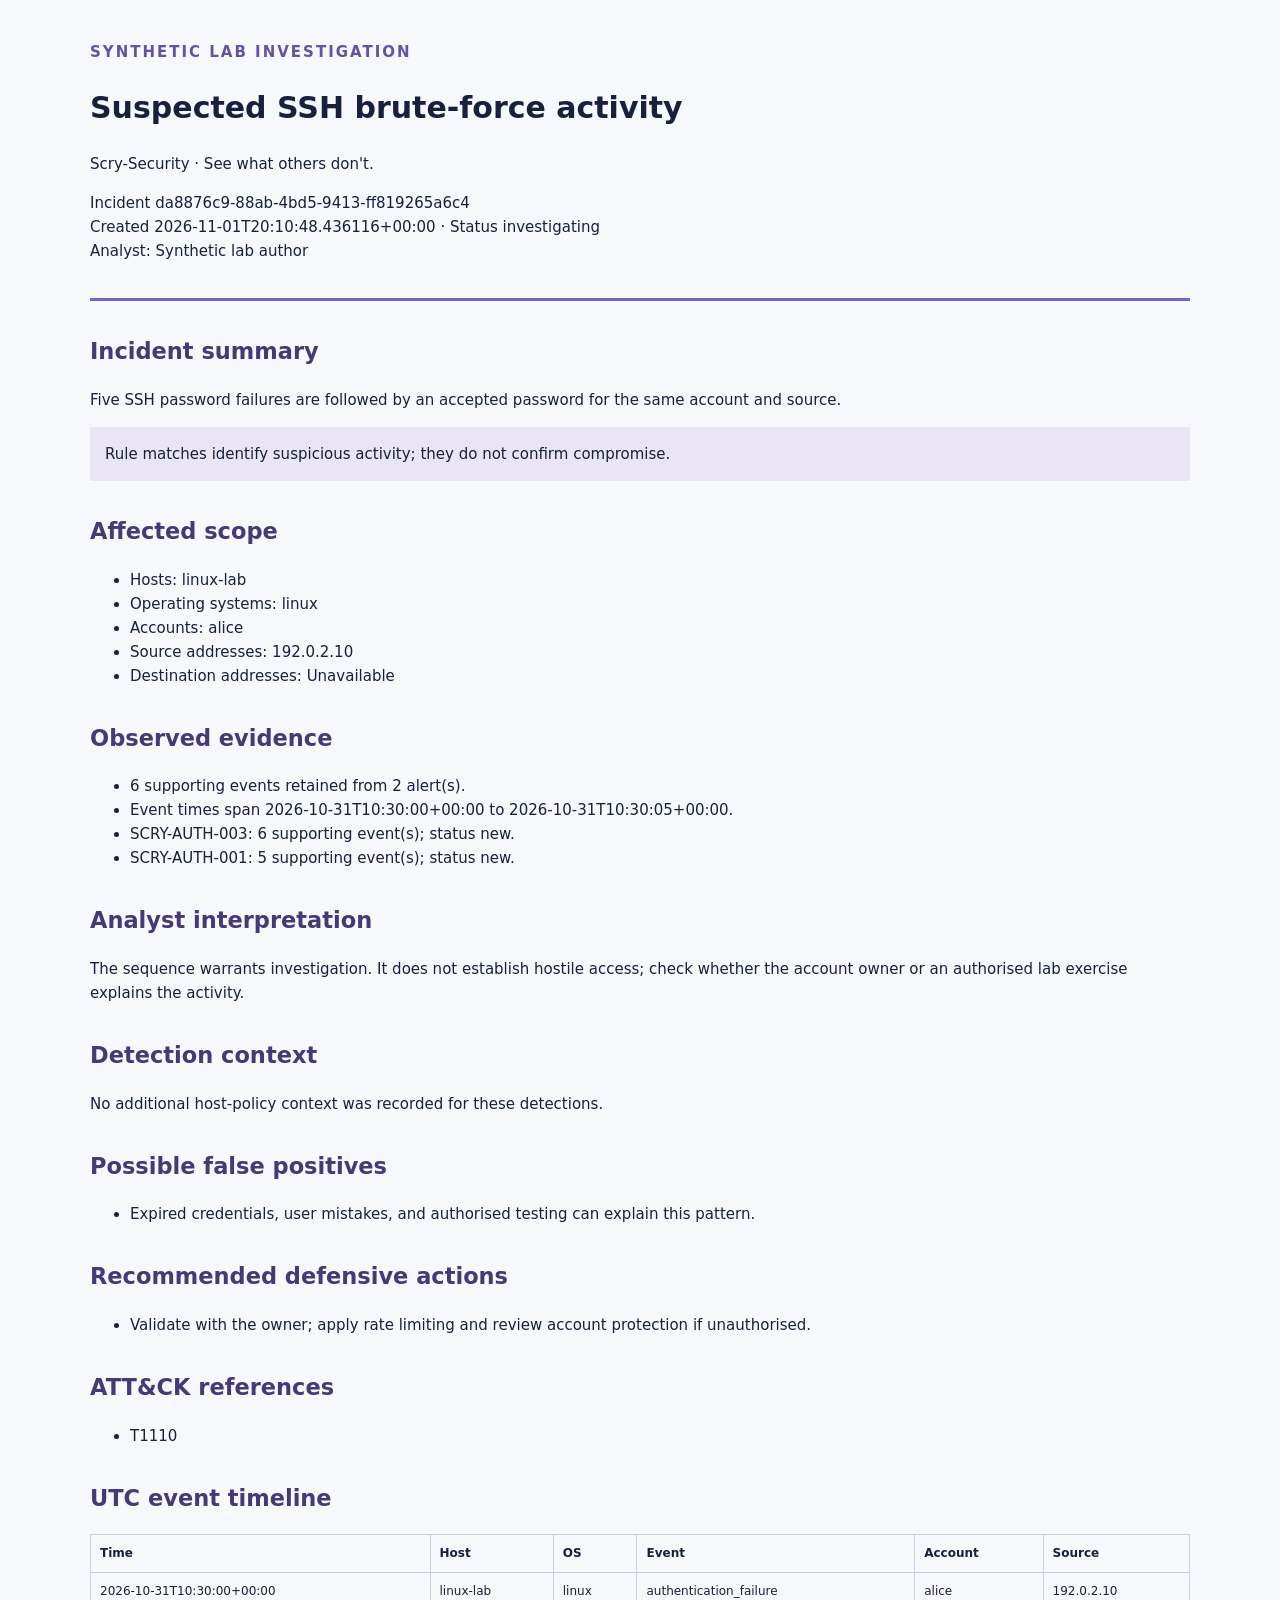
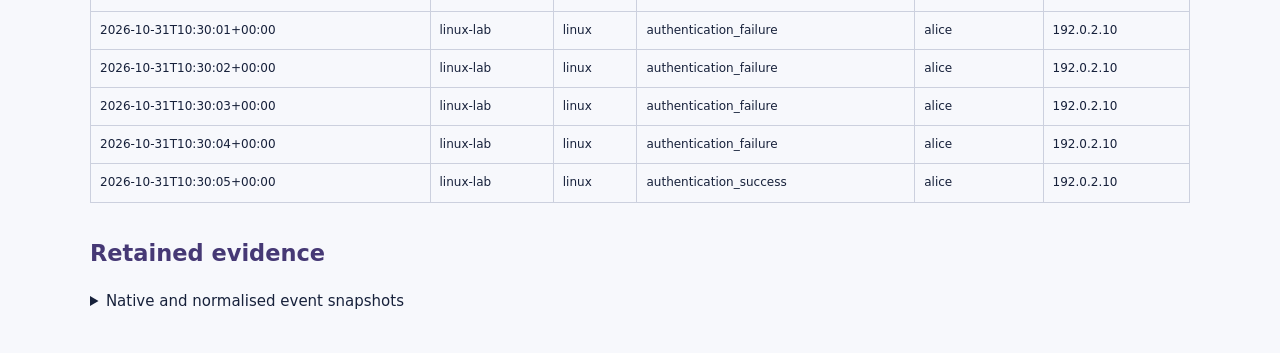
<file: incident_reports/linux-ssh.html>
<!doctype html><html lang="en"><head><meta charset="utf-8"><meta name="viewport" content="width=device-width,initial-scale=1"><meta http-equiv="Content-Security-Policy" content="default-src 'none'; style-src 'unsafe-inline'"><title>Suspected SSH brute-force activity · Scry-Security</title><style>body{font:15px/1.6 system-ui,sans-serif;max-width:1100px;margin:40px auto;padding:0 24px;color:#17213b;background:#f7f8fc}header{border-bottom:3px solid #7664c5;padding-bottom:20px}h1{font-size:30px}h2{margin-top:32px;color:#463975}table{border-collapse:collapse;width:100%;font-size:12px}th,td{border:1px solid #ccd0de;padding:9px;text-align:left;overflow-wrap:anywhere}pre{white-space:pre-wrap;overflow-wrap:anywhere;background:#e9ebf3;padding:20px;font-size:11px}.label{font-weight:700;letter-spacing:2px;color:#6552a1}.note{background:#e9e5f5;padding:15px}@media print{body{margin:0;background:white}details{display:block}}</style></head><body><header><p class="label">SYNTHETIC LAB INVESTIGATION</p><h1>Suspected SSH brute-force activity</h1><p>Scry-Security · See what others don't.</p><p>Incident da8876c9-88ab-4bd5-9413-ff819265a6c4<br>Created 2026-11-01T20:10:48.436116+00:00 · Status investigating<br>Analyst: Synthetic lab author</p></header><h2>Incident summary</h2><p>Five SSH password failures are followed by an accepted password for the same account and source.</p><p class="note">Rule matches identify suspicious activity; they do not confirm compromise.</p><h2>Affected scope</h2><ul><li>Hosts: linux-lab</li><li>Operating systems: linux</li><li>Accounts: alice</li><li>Source addresses: 192.0.2.10</li><li>Destination addresses: Unavailable</li></ul><h2>Observed evidence</h2><ul><li>6 supporting events retained from 2 alert(s).</li><li>Event times span 2026-10-31T10:30:00+00:00 to 2026-10-31T10:30:05+00:00.</li><li>SCRY-AUTH-003: 6 supporting event(s); status new.</li><li>SCRY-AUTH-001: 5 supporting event(s); status new.</li></ul><h2>Analyst interpretation</h2><p>The sequence warrants investigation. It does not establish hostile access; check whether the account owner or an authorised lab exercise explains the activity.</p><h2>Detection context</h2><p>No additional host-policy context was recorded for these detections.</p><h2>Possible false positives</h2><ul><li>Expired credentials, user mistakes, and authorised testing can explain this pattern.</li></ul><h2>Recommended defensive actions</h2><ul><li>Validate with the owner; apply rate limiting and review account protection if unauthorised.</li></ul><h2>ATT&amp;CK references</h2><ul><li>T1110</li></ul><h2>UTC event timeline</h2><table><thead><tr><th>Time</th><th>Host</th><th>OS</th><th>Event</th><th>Account</th><th>Source</th></tr></thead><tbody><tr><td>2026-10-31T10:30:00+00:00</td><td>linux-lab</td><td>linux</td><td>authentication_failure</td><td>alice</td><td>192.0.2.10</td></tr><tr><td>2026-10-31T10:30:01+00:00</td><td>linux-lab</td><td>linux</td><td>authentication_failure</td><td>alice</td><td>192.0.2.10</td></tr><tr><td>2026-10-31T10:30:02+00:00</td><td>linux-lab</td><td>linux</td><td>authentication_failure</td><td>alice</td><td>192.0.2.10</td></tr><tr><td>2026-10-31T10:30:03+00:00</td><td>linux-lab</td><td>linux</td><td>authentication_failure</td><td>alice</td><td>192.0.2.10</td></tr><tr><td>2026-10-31T10:30:04+00:00</td><td>linux-lab</td><td>linux</td><td>authentication_failure</td><td>alice</td><td>192.0.2.10</td></tr><tr><td>2026-10-31T10:30:05+00:00</td><td>linux-lab</td><td>linux</td><td>authentication_success</td><td>alice</td><td>192.0.2.10</td></tr></tbody></table><h2>Retained evidence</h2><details><summary>Native and normalised event snapshots</summary><pre>[
  {
    &quot;schema_version&quot;: 1,
    &quot;event_id&quot;: &quot;109c454a-17d9-48b3-adec-55b83e443d25&quot;,
    &quot;timestamp&quot;: &quot;2026-10-31T10:30:00Z&quot;,
    &quot;ingested_at&quot;: &quot;2026-11-01T20:10:48.362021Z&quot;,
    &quot;operating_system&quot;: &quot;linux&quot;,
    &quot;hostname&quot;: &quot;linux-lab&quot;,
    &quot;username&quot;: &quot;alice&quot;,
    &quot;source_ip&quot;: &quot;192.0.2.10&quot;,
    &quot;destination_ip&quot;: null,
    &quot;category&quot;: &quot;authentication&quot;,
    &quot;event_type&quot;: &quot;authentication_failure&quot;,
    &quot;outcome&quot;: &quot;failure&quot;,
    &quot;process&quot;: {
      &quot;pid&quot;: 42,
      &quot;name&quot;: &quot;sshd&quot;,
      &quot;executable&quot;: null,
      &quot;command_line&quot;: null
    },
    &quot;source&quot;: &quot;synthetic-fixture:linux/suspicious/brute_force.txt&quot;,
    &quot;native_event_id&quot;: &quot;sshd&quot;,
    &quot;native_record_id&quot;: null,
    &quot;raw&quot;: {
      &quot;line&quot;: &quot;2026-10-31T10:30:00Z linux-lab sshd[42]: Failed password for alice from 192.0.2.10 port 51000 ssh2&quot;
    },
    &quot;details&quot;: {
      &quot;protocol&quot;: &quot;ssh&quot;,
      &quot;source_port&quot;: 51000,
      &quot;authentication_channel&quot;: &quot;network&quot;
    },
    &quot;context&quot;: {},
    &quot;synthetic&quot;: true
  },
  {
    &quot;schema_version&quot;: 1,
    &quot;event_id&quot;: &quot;e426f48e-901d-49aa-ac45-d288f9d0cd30&quot;,
    &quot;timestamp&quot;: &quot;2026-10-31T10:30:01Z&quot;,
    &quot;ingested_at&quot;: &quot;2026-11-01T20:10:48.362021Z&quot;,
    &quot;operating_system&quot;: &quot;linux&quot;,
    &quot;hostname&quot;: &quot;linux-lab&quot;,
    &quot;username&quot;: &quot;alice&quot;,
    &quot;source_ip&quot;: &quot;192.0.2.10&quot;,
    &quot;destination_ip&quot;: null,
    &quot;category&quot;: &quot;authentication&quot;,
    &quot;event_type&quot;: &quot;authentication_failure&quot;,
    &quot;outcome&quot;: &quot;failure&quot;,
    &quot;process&quot;: {
      &quot;pid&quot;: 42,
      &quot;name&quot;: &quot;sshd&quot;,
      &quot;executable&quot;: null,
      &quot;command_line&quot;: null
    },
    &quot;source&quot;: &quot;synthetic-fixture:linux/suspicious/brute_force.txt&quot;,
    &quot;native_event_id&quot;: &quot;sshd&quot;,
    &quot;native_record_id&quot;: null,
    &quot;raw&quot;: {
      &quot;line&quot;: &quot;2026-10-31T10:30:01Z linux-lab sshd[42]: Failed password for alice from 192.0.2.10 port 51001 ssh2&quot;
    },
    &quot;details&quot;: {
      &quot;protocol&quot;: &quot;ssh&quot;,
      &quot;source_port&quot;: 51001,
      &quot;authentication_channel&quot;: &quot;network&quot;
    },
    &quot;context&quot;: {},
    &quot;synthetic&quot;: true
  },
  {
    &quot;schema_version&quot;: 1,
    &quot;event_id&quot;: &quot;6f6947f8-1868-40fd-985e-b0c5f19590ad&quot;,
    &quot;timestamp&quot;: &quot;2026-10-31T10:30:02Z&quot;,
    &quot;ingested_at&quot;: &quot;2026-11-01T20:10:48.363022Z&quot;,
    &quot;operating_system&quot;: &quot;linux&quot;,
    &quot;hostname&quot;: &quot;linux-lab&quot;,
    &quot;username&quot;: &quot;alice&quot;,
    &quot;source_ip&quot;: &quot;192.0.2.10&quot;,
    &quot;destination_ip&quot;: null,
    &quot;category&quot;: &quot;authentication&quot;,
    &quot;event_type&quot;: &quot;authentication_failure&quot;,
    &quot;outcome&quot;: &quot;failure&quot;,
    &quot;process&quot;: {
      &quot;pid&quot;: 42,
      &quot;name&quot;: &quot;sshd&quot;,
      &quot;executable&quot;: null,
      &quot;command_line&quot;: null
    },
    &quot;source&quot;: &quot;synthetic-fixture:linux/suspicious/brute_force.txt&quot;,
    &quot;native_event_id&quot;: &quot;sshd&quot;,
    &quot;native_record_id&quot;: null,
    &quot;raw&quot;: {
      &quot;line&quot;: &quot;2026-10-31T10:30:02Z linux-lab sshd[42]: Failed password for alice from 192.0.2.10 port 51002 ssh2&quot;
    },
    &quot;details&quot;: {
      &quot;protocol&quot;: &quot;ssh&quot;,
      &quot;source_port&quot;: 51002,
      &quot;authentication_channel&quot;: &quot;network&quot;
    },
    &quot;context&quot;: {},
    &quot;synthetic&quot;: true
  },
  {
    &quot;schema_version&quot;: 1,
    &quot;event_id&quot;: &quot;ed454417-f701-47f9-9860-a5b2ea7d311a&quot;,
    &quot;timestamp&quot;: &quot;2026-10-31T10:30:03Z&quot;,
    &quot;ingested_at&quot;: &quot;2026-11-01T20:10:48.363022Z&quot;,
    &quot;operating_system&quot;: &quot;linux&quot;,
    &quot;hostname&quot;: &quot;linux-lab&quot;,
    &quot;username&quot;: &quot;alice&quot;,
    &quot;source_ip&quot;: &quot;192.0.2.10&quot;,
    &quot;destination_ip&quot;: null,
    &quot;category&quot;: &quot;authentication&quot;,
    &quot;event_type&quot;: &quot;authentication_failure&quot;,
    &quot;outcome&quot;: &quot;failure&quot;,
    &quot;process&quot;: {
      &quot;pid&quot;: 42,
      &quot;name&quot;: &quot;sshd&quot;,
      &quot;executable&quot;: null,
      &quot;command_line&quot;: null
    },
    &quot;source&quot;: &quot;synthetic-fixture:linux/suspicious/brute_force.txt&quot;,
    &quot;native_event_id&quot;: &quot;sshd&quot;,
    &quot;native_record_id&quot;: null,
    &quot;raw&quot;: {
      &quot;line&quot;: &quot;2026-10-31T10:30:03Z linux-lab sshd[42]: Failed password for alice from 192.0.2.10 port 51003 ssh2&quot;
    },
    &quot;details&quot;: {
      &quot;protocol&quot;: &quot;ssh&quot;,
      &quot;source_port&quot;: 51003,
      &quot;authentication_channel&quot;: &quot;network&quot;
    },
    &quot;context&quot;: {},
    &quot;synthetic&quot;: true
  },
  {
    &quot;schema_version&quot;: 1,
    &quot;event_id&quot;: &quot;efeb5f67-8fc1-4101-a70b-9d459f075c4c&quot;,
    &quot;timestamp&quot;: &quot;2026-10-31T10:30:04Z&quot;,
    &quot;ingested_at&quot;: &quot;2026-11-01T20:10:48.363022Z&quot;,
    &quot;operating_system&quot;: &quot;linux&quot;,
    &quot;hostname&quot;: &quot;linux-lab&quot;,
    &quot;username&quot;: &quot;alice&quot;,
    &quot;source_ip&quot;: &quot;192.0.2.10&quot;,
    &quot;destination_ip&quot;: null,
    &quot;category&quot;: &quot;authentication&quot;,
    &quot;event_type&quot;: &quot;authentication_failure&quot;,
    &quot;outcome&quot;: &quot;failure&quot;,
    &quot;process&quot;: {
      &quot;pid&quot;: 42,
      &quot;name&quot;: &quot;sshd&quot;,
      &quot;executable&quot;: null,
      &quot;command_line&quot;: null
    },
    &quot;source&quot;: &quot;synthetic-fixture:linux/suspicious/brute_force.txt&quot;,
    &quot;native_event_id&quot;: &quot;sshd&quot;,
    &quot;native_record_id&quot;: null,
    &quot;raw&quot;: {
      &quot;line&quot;: &quot;2026-10-31T10:30:04Z linux-lab sshd[42]: Failed password for alice from 192.0.2.10 port 51004 ssh2&quot;
    },
    &quot;details&quot;: {
      &quot;protocol&quot;: &quot;ssh&quot;,
      &quot;source_port&quot;: 51004,
      &quot;authentication_channel&quot;: &quot;network&quot;
    },
    &quot;context&quot;: {},
    &quot;synthetic&quot;: true
  },
  {
    &quot;schema_version&quot;: 1,
    &quot;event_id&quot;: &quot;75276926-8296-42d7-8532-f68c76401c1f&quot;,
    &quot;timestamp&quot;: &quot;2026-10-31T10:30:05Z&quot;,
    &quot;ingested_at&quot;: &quot;2026-11-01T20:10:48.363022Z&quot;,
    &quot;operating_system&quot;: &quot;linux&quot;,
    &quot;hostname&quot;: &quot;linux-lab&quot;,
    &quot;username&quot;: &quot;alice&quot;,
    &quot;source_ip&quot;: &quot;192.0.2.10&quot;,
    &quot;destination_ip&quot;: null,
    &quot;category&quot;: &quot;authentication&quot;,
    &quot;event_type&quot;: &quot;authentication_success&quot;,
    &quot;outcome&quot;: &quot;success&quot;,
    &quot;process&quot;: {
      &quot;pid&quot;: 42,
      &quot;name&quot;: &quot;sshd&quot;,
      &quot;executable&quot;: null,
      &quot;command_line&quot;: null
    },
    &quot;source&quot;: &quot;synthetic-fixture:linux/suspicious/brute_force.txt&quot;,
    &quot;native_event_id&quot;: &quot;sshd&quot;,
    &quot;native_record_id&quot;: null,
    &quot;raw&quot;: {
      &quot;line&quot;: &quot;2026-10-31T10:30:05Z linux-lab sshd[42]: Accepted password for alice from 192.0.2.10 port 51005 ssh2&quot;
    },
    &quot;details&quot;: {
      &quot;protocol&quot;: &quot;ssh&quot;,
      &quot;source_port&quot;: 51005,
      &quot;authentication_channel&quot;: &quot;network&quot;
    },
    &quot;context&quot;: {},
    &quot;synthetic&quot;: true
  }
]</pre></details></body></html>
</file>
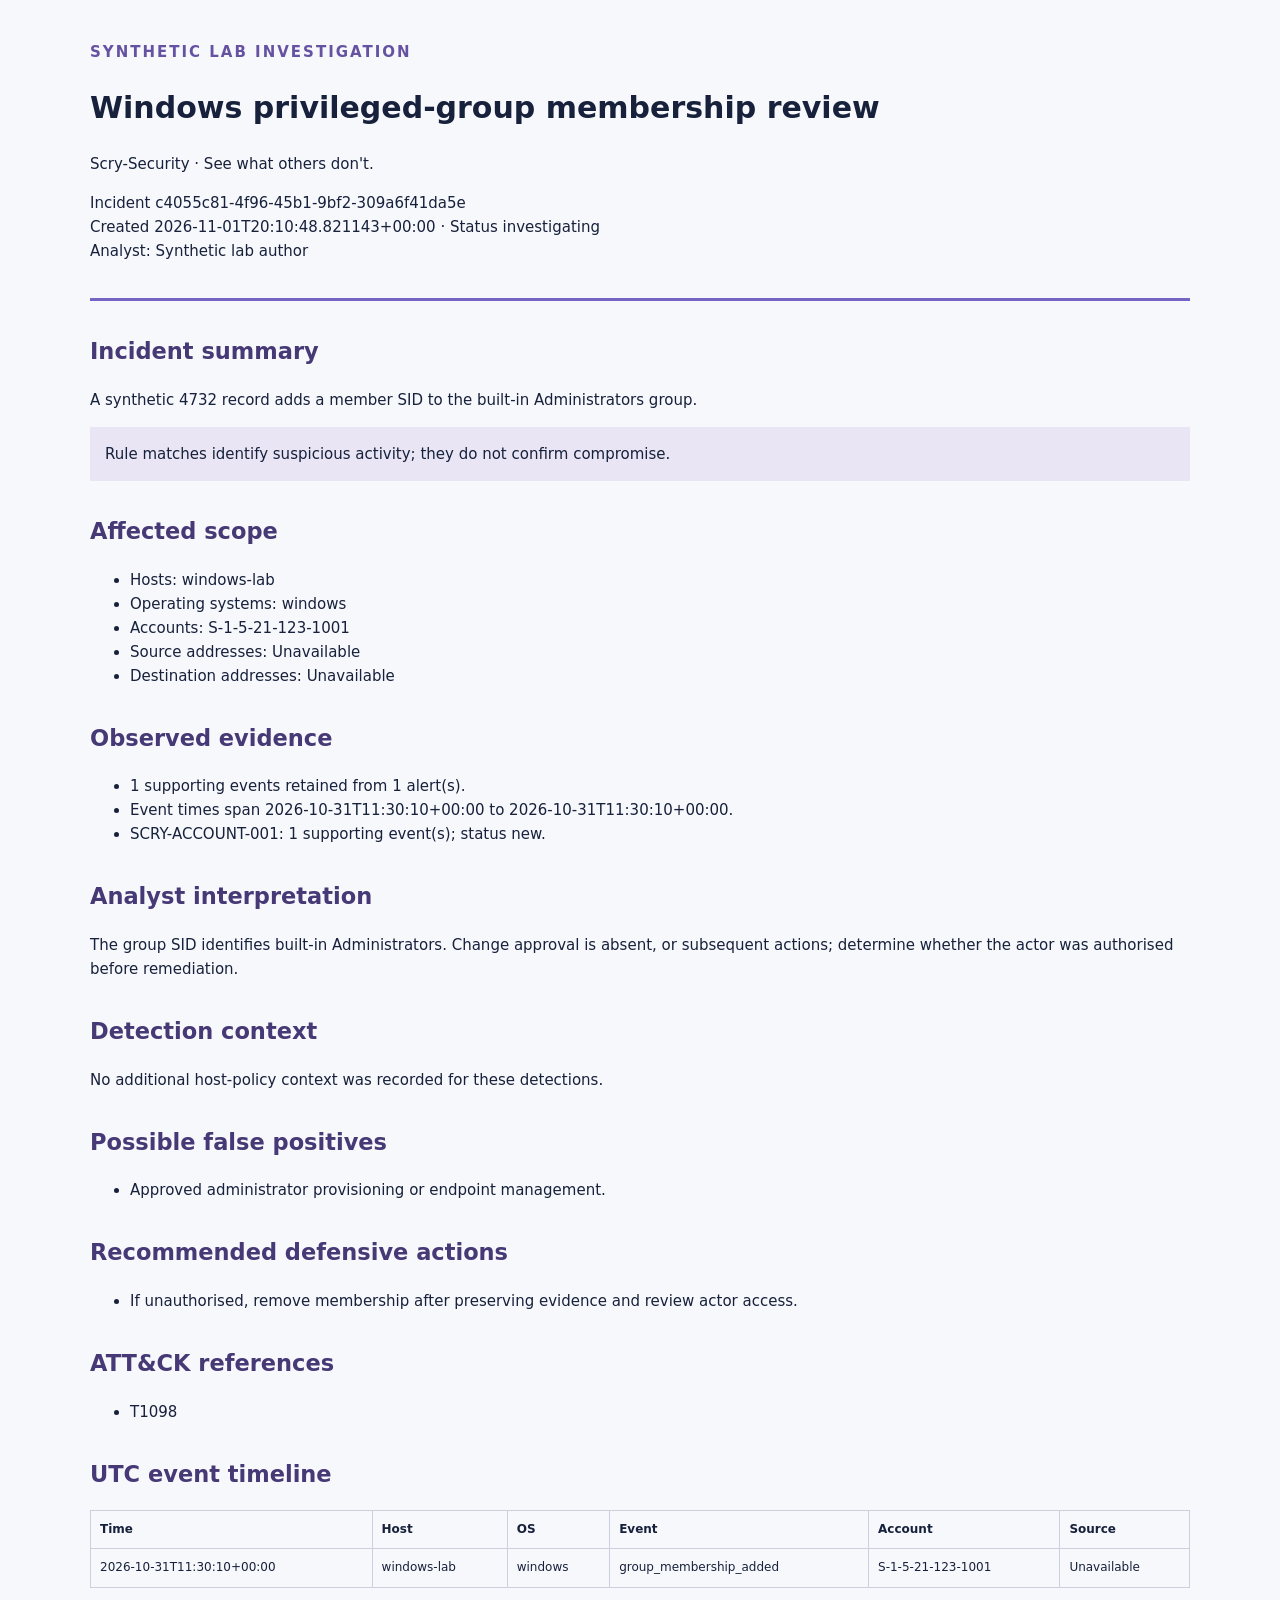
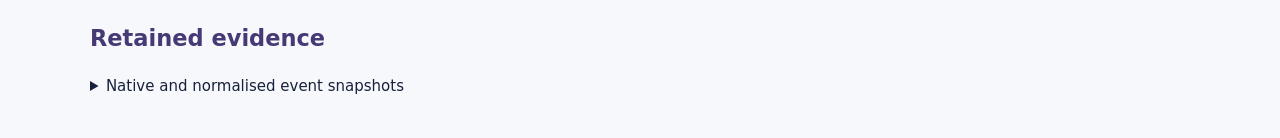
<file: incident_reports/windows-admin-group.html>
<!doctype html><html lang="en"><head><meta charset="utf-8"><meta name="viewport" content="width=device-width,initial-scale=1"><meta http-equiv="Content-Security-Policy" content="default-src 'none'; style-src 'unsafe-inline'"><title>Windows privileged-group membership review · Scry-Security</title><style>body{font:15px/1.6 system-ui,sans-serif;max-width:1100px;margin:40px auto;padding:0 24px;color:#17213b;background:#f7f8fc}header{border-bottom:3px solid #7664c5;padding-bottom:20px}h1{font-size:30px}h2{margin-top:32px;color:#463975}table{border-collapse:collapse;width:100%;font-size:12px}th,td{border:1px solid #ccd0de;padding:9px;text-align:left;overflow-wrap:anywhere}pre{white-space:pre-wrap;overflow-wrap:anywhere;background:#e9ebf3;padding:20px;font-size:11px}.label{font-weight:700;letter-spacing:2px;color:#6552a1}.note{background:#e9e5f5;padding:15px}@media print{body{margin:0;background:white}details{display:block}}</style></head><body><header><p class="label">SYNTHETIC LAB INVESTIGATION</p><h1>Windows privileged-group membership review</h1><p>Scry-Security · See what others don't.</p><p>Incident c4055c81-4f96-45b1-9bf2-309a6f41da5e<br>Created 2026-11-01T20:10:48.821143+00:00 · Status investigating<br>Analyst: Synthetic lab author</p></header><h2>Incident summary</h2><p>A synthetic 4732 record adds a member SID to the built-in Administrators group.</p><p class="note">Rule matches identify suspicious activity; they do not confirm compromise.</p><h2>Affected scope</h2><ul><li>Hosts: windows-lab</li><li>Operating systems: windows</li><li>Accounts: S-1-5-21-123-1001</li><li>Source addresses: Unavailable</li><li>Destination addresses: Unavailable</li></ul><h2>Observed evidence</h2><ul><li>1 supporting events retained from 1 alert(s).</li><li>Event times span 2026-10-31T11:30:10+00:00 to 2026-10-31T11:30:10+00:00.</li><li>SCRY-ACCOUNT-001: 1 supporting event(s); status new.</li></ul><h2>Analyst interpretation</h2><p>The group SID identifies built-in Administrators. Change approval is absent, or subsequent actions; determine whether the actor was authorised before remediation.</p><h2>Detection context</h2><p>No additional host-policy context was recorded for these detections.</p><h2>Possible false positives</h2><ul><li>Approved administrator provisioning or endpoint management.</li></ul><h2>Recommended defensive actions</h2><ul><li>If unauthorised, remove membership after preserving evidence and review actor access.</li></ul><h2>ATT&amp;CK references</h2><ul><li>T1098</li></ul><h2>UTC event timeline</h2><table><thead><tr><th>Time</th><th>Host</th><th>OS</th><th>Event</th><th>Account</th><th>Source</th></tr></thead><tbody><tr><td>2026-10-31T11:30:10+00:00</td><td>windows-lab</td><td>windows</td><td>group_membership_added</td><td>S-1-5-21-123-1001</td><td>Unavailable</td></tr></tbody></table><h2>Retained evidence</h2><details><summary>Native and normalised event snapshots</summary><pre>[
  {
    &quot;schema_version&quot;: 1,
    &quot;event_id&quot;: &quot;f3611ee6-1359-4c54-bd90-a28c6f5c5b8e&quot;,
    &quot;timestamp&quot;: &quot;2026-10-31T11:30:10Z&quot;,
    &quot;ingested_at&quot;: &quot;2026-11-01T20:10:48.773822Z&quot;,
    &quot;operating_system&quot;: &quot;windows&quot;,
    &quot;hostname&quot;: &quot;windows-lab&quot;,
    &quot;username&quot;: &quot;S-1-5-21-123-1001&quot;,
    &quot;source_ip&quot;: null,
    &quot;destination_ip&quot;: null,
    &quot;category&quot;: &quot;account&quot;,
    &quot;event_type&quot;: &quot;group_membership_added&quot;,
    &quot;outcome&quot;: &quot;success&quot;,
    &quot;process&quot;: null,
    &quot;source&quot;: &quot;windows-eventlog:Security&quot;,
    &quot;native_event_id&quot;: &quot;4732&quot;,
    &quot;native_record_id&quot;: &quot;11&quot;,
    &quot;raw&quot;: {
      &quot;xml&quot;: &quot;&lt;Event xmlns=\&quot;http://schemas.microsoft.com/win/2004/08/events/event\&quot;&gt;&lt;System&gt;&lt;Provider Name=\&quot;Microsoft-Windows-Security-Auditing\&quot;/&gt;&lt;EventID&gt;4732&lt;/EventID&gt;&lt;TimeCreated SystemTime=\&quot;2026-10-31T11:30:10Z\&quot;/&gt;&lt;EventRecordID&gt;11&lt;/EventRecordID&gt;&lt;Channel&gt;Security&lt;/Channel&gt;&lt;Computer&gt;windows-lab&lt;/Computer&gt;&lt;/System&gt;&lt;EventData&gt;&lt;Data Name=\&quot;SubjectUserName\&quot;&gt;operator&lt;/Data&gt;&lt;Data Name=\&quot;TargetUserName\&quot;&gt;Administrators&lt;/Data&gt;&lt;Data Name=\&quot;TargetSid\&quot;&gt;S-1-5-32-544&lt;/Data&gt;&lt;Data Name=\&quot;MemberSid\&quot;&gt;S-1-5-21-123-1001&lt;/Data&gt;&lt;/EventData&gt;&lt;/Event&gt;\r\n&quot;
    },
    &quot;details&quot;: {
      &quot;provider&quot;: &quot;Microsoft-Windows-Security-Auditing&quot;,
      &quot;channel&quot;: &quot;Security&quot;,
      &quot;SubjectUserName&quot;: &quot;operator&quot;,
      &quot;TargetUserName&quot;: &quot;Administrators&quot;,
      &quot;TargetSid&quot;: &quot;S-1-5-32-544&quot;,
      &quot;MemberSid&quot;: &quot;S-1-5-21-123-1001&quot;,
      &quot;group_name&quot;: &quot;Administrators&quot;,
      &quot;actor&quot;: &quot;operator&quot;,
      &quot;group_id&quot;: &quot;S-1-5-32-544&quot;
    },
    &quot;context&quot;: {},
    &quot;synthetic&quot;: true
  }
]</pre></details></body></html>
</file>
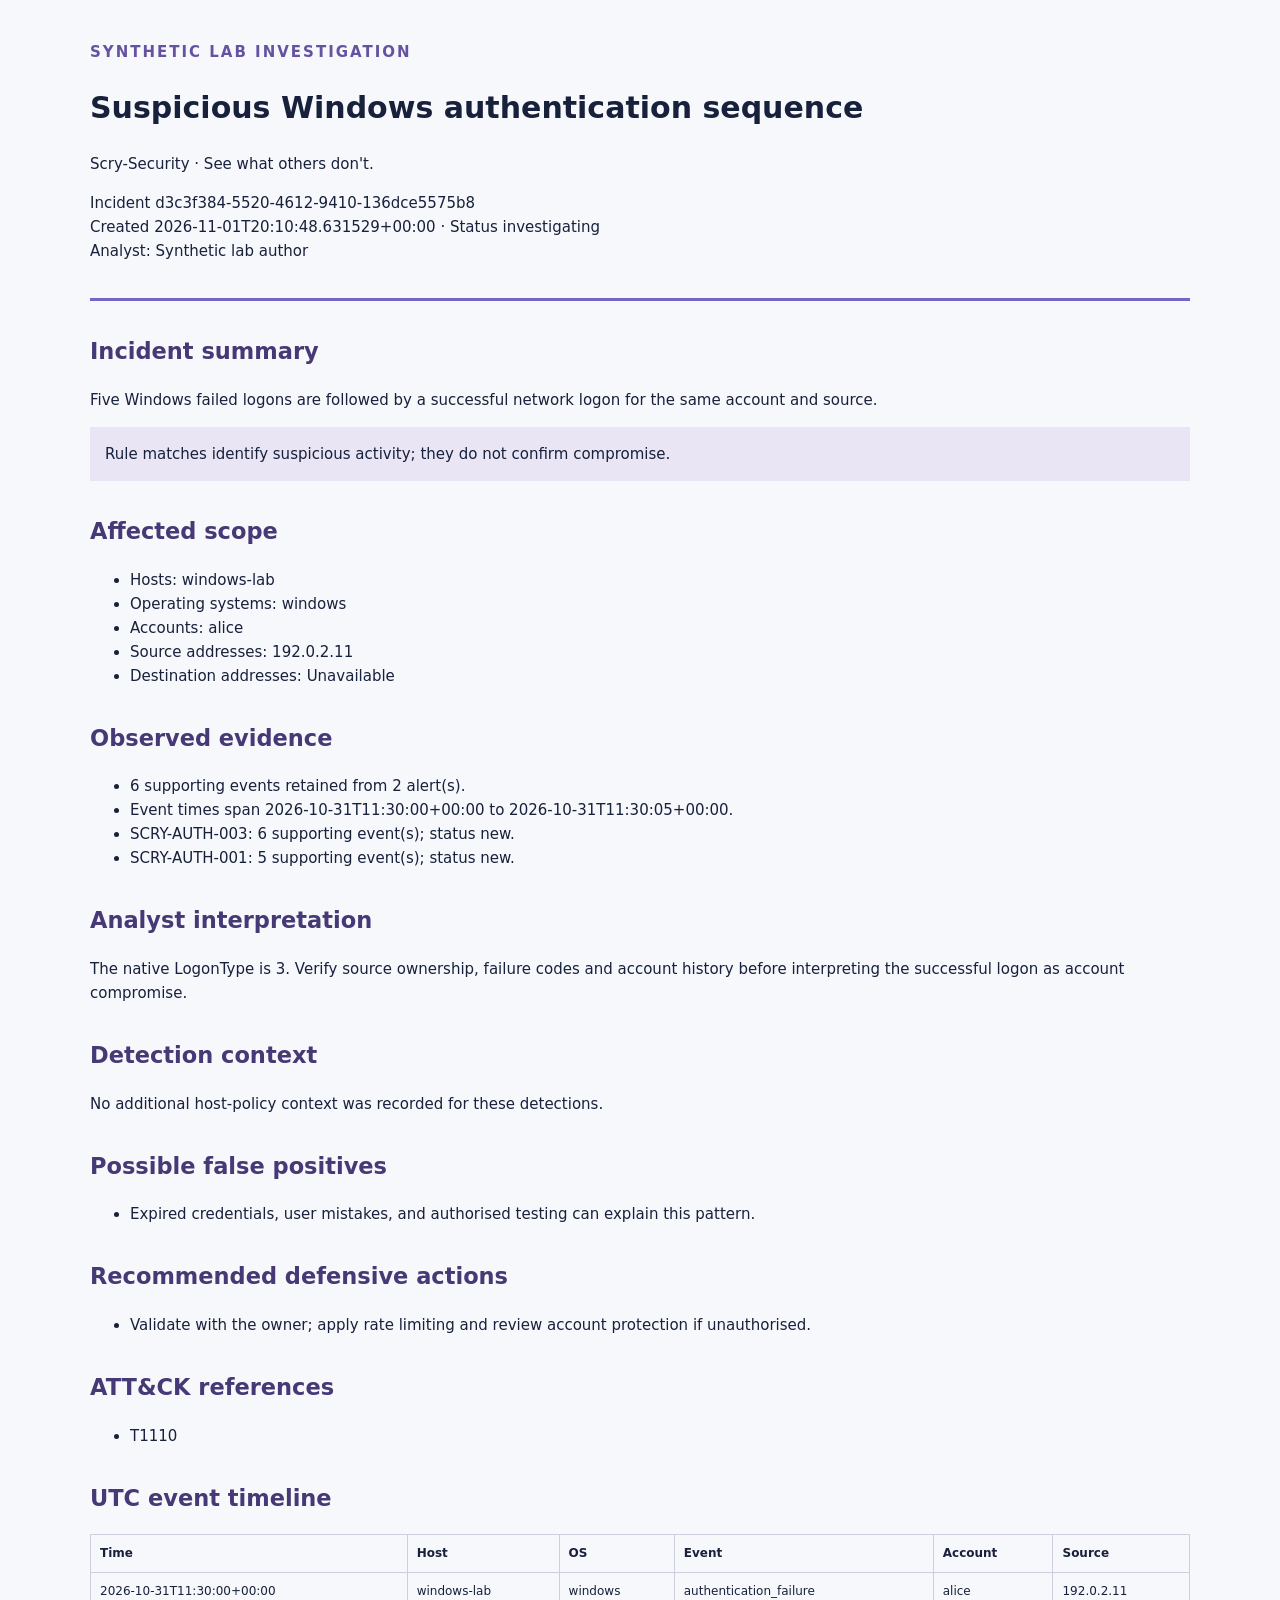
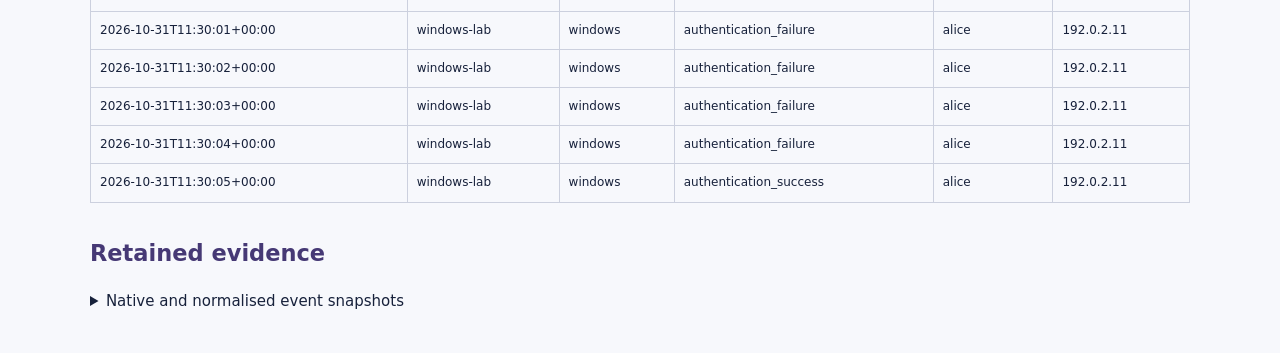
<file: incident_reports/windows-authentication.html>
<!doctype html><html lang="en"><head><meta charset="utf-8"><meta name="viewport" content="width=device-width,initial-scale=1"><meta http-equiv="Content-Security-Policy" content="default-src 'none'; style-src 'unsafe-inline'"><title>Suspicious Windows authentication sequence · Scry-Security</title><style>body{font:15px/1.6 system-ui,sans-serif;max-width:1100px;margin:40px auto;padding:0 24px;color:#17213b;background:#f7f8fc}header{border-bottom:3px solid #7664c5;padding-bottom:20px}h1{font-size:30px}h2{margin-top:32px;color:#463975}table{border-collapse:collapse;width:100%;font-size:12px}th,td{border:1px solid #ccd0de;padding:9px;text-align:left;overflow-wrap:anywhere}pre{white-space:pre-wrap;overflow-wrap:anywhere;background:#e9ebf3;padding:20px;font-size:11px}.label{font-weight:700;letter-spacing:2px;color:#6552a1}.note{background:#e9e5f5;padding:15px}@media print{body{margin:0;background:white}details{display:block}}</style></head><body><header><p class="label">SYNTHETIC LAB INVESTIGATION</p><h1>Suspicious Windows authentication sequence</h1><p>Scry-Security · See what others don't.</p><p>Incident d3c3f384-5520-4612-9410-136dce5575b8<br>Created 2026-11-01T20:10:48.631529+00:00 · Status investigating<br>Analyst: Synthetic lab author</p></header><h2>Incident summary</h2><p>Five Windows failed logons are followed by a successful network logon for the same account and source.</p><p class="note">Rule matches identify suspicious activity; they do not confirm compromise.</p><h2>Affected scope</h2><ul><li>Hosts: windows-lab</li><li>Operating systems: windows</li><li>Accounts: alice</li><li>Source addresses: 192.0.2.11</li><li>Destination addresses: Unavailable</li></ul><h2>Observed evidence</h2><ul><li>6 supporting events retained from 2 alert(s).</li><li>Event times span 2026-10-31T11:30:00+00:00 to 2026-10-31T11:30:05+00:00.</li><li>SCRY-AUTH-003: 6 supporting event(s); status new.</li><li>SCRY-AUTH-001: 5 supporting event(s); status new.</li></ul><h2>Analyst interpretation</h2><p>The native LogonType is 3. Verify source ownership, failure codes and account history before interpreting the successful logon as account compromise.</p><h2>Detection context</h2><p>No additional host-policy context was recorded for these detections.</p><h2>Possible false positives</h2><ul><li>Expired credentials, user mistakes, and authorised testing can explain this pattern.</li></ul><h2>Recommended defensive actions</h2><ul><li>Validate with the owner; apply rate limiting and review account protection if unauthorised.</li></ul><h2>ATT&amp;CK references</h2><ul><li>T1110</li></ul><h2>UTC event timeline</h2><table><thead><tr><th>Time</th><th>Host</th><th>OS</th><th>Event</th><th>Account</th><th>Source</th></tr></thead><tbody><tr><td>2026-10-31T11:30:00+00:00</td><td>windows-lab</td><td>windows</td><td>authentication_failure</td><td>alice</td><td>192.0.2.11</td></tr><tr><td>2026-10-31T11:30:01+00:00</td><td>windows-lab</td><td>windows</td><td>authentication_failure</td><td>alice</td><td>192.0.2.11</td></tr><tr><td>2026-10-31T11:30:02+00:00</td><td>windows-lab</td><td>windows</td><td>authentication_failure</td><td>alice</td><td>192.0.2.11</td></tr><tr><td>2026-10-31T11:30:03+00:00</td><td>windows-lab</td><td>windows</td><td>authentication_failure</td><td>alice</td><td>192.0.2.11</td></tr><tr><td>2026-10-31T11:30:04+00:00</td><td>windows-lab</td><td>windows</td><td>authentication_failure</td><td>alice</td><td>192.0.2.11</td></tr><tr><td>2026-10-31T11:30:05+00:00</td><td>windows-lab</td><td>windows</td><td>authentication_success</td><td>alice</td><td>192.0.2.11</td></tr></tbody></table><h2>Retained evidence</h2><details><summary>Native and normalised event snapshots</summary><pre>[
  {
    &quot;schema_version&quot;: 1,
    &quot;event_id&quot;: &quot;e1181245-35fc-48ea-acbb-33838dabe384&quot;,
    &quot;timestamp&quot;: &quot;2026-10-31T11:30:00Z&quot;,
    &quot;ingested_at&quot;: &quot;2026-11-01T20:10:48.569623Z&quot;,
    &quot;operating_system&quot;: &quot;windows&quot;,
    &quot;hostname&quot;: &quot;windows-lab&quot;,
    &quot;username&quot;: &quot;alice&quot;,
    &quot;source_ip&quot;: &quot;192.0.2.11&quot;,
    &quot;destination_ip&quot;: null,
    &quot;category&quot;: &quot;authentication&quot;,
    &quot;event_type&quot;: &quot;authentication_failure&quot;,
    &quot;outcome&quot;: &quot;failure&quot;,
    &quot;process&quot;: null,
    &quot;source&quot;: &quot;windows-eventlog:Security&quot;,
    &quot;native_event_id&quot;: &quot;4625&quot;,
    &quot;native_record_id&quot;: &quot;1&quot;,
    &quot;raw&quot;: {
      &quot;xml&quot;: &quot;&lt;Event xmlns=\&quot;http://schemas.microsoft.com/win/2004/08/events/event\&quot;&gt;&lt;System&gt;&lt;Provider Name=\&quot;Microsoft-Windows-Security-Auditing\&quot;/&gt;&lt;EventID&gt;4625&lt;/EventID&gt;&lt;TimeCreated SystemTime=\&quot;2026-10-31T11:30:00Z\&quot;/&gt;&lt;EventRecordID&gt;1&lt;/EventRecordID&gt;&lt;Channel&gt;Security&lt;/Channel&gt;&lt;Computer&gt;windows-lab&lt;/Computer&gt;&lt;/System&gt;&lt;EventData&gt;&lt;Data Name=\&quot;TargetUserName\&quot;&gt;alice&lt;/Data&gt;&lt;Data Name=\&quot;IpAddress\&quot;&gt;192.0.2.11&lt;/Data&gt;&lt;Data Name=\&quot;LogonType\&quot;&gt;3&lt;/Data&gt;&lt;/EventData&gt;&lt;/Event&gt;\r\n&quot;
    },
    &quot;details&quot;: {
      &quot;provider&quot;: &quot;Microsoft-Windows-Security-Auditing&quot;,
      &quot;channel&quot;: &quot;Security&quot;,
      &quot;TargetUserName&quot;: &quot;alice&quot;,
      &quot;IpAddress&quot;: &quot;192.0.2.11&quot;,
      &quot;LogonType&quot;: &quot;3&quot;,
      &quot;authentication_channel&quot;: &quot;network&quot;
    },
    &quot;context&quot;: {},
    &quot;synthetic&quot;: true
  },
  {
    &quot;schema_version&quot;: 1,
    &quot;event_id&quot;: &quot;f344c2db-c61a-4f95-b80c-d298e724cf2b&quot;,
    &quot;timestamp&quot;: &quot;2026-10-31T11:30:01Z&quot;,
    &quot;ingested_at&quot;: &quot;2026-11-01T20:10:48.569623Z&quot;,
    &quot;operating_system&quot;: &quot;windows&quot;,
    &quot;hostname&quot;: &quot;windows-lab&quot;,
    &quot;username&quot;: &quot;alice&quot;,
    &quot;source_ip&quot;: &quot;192.0.2.11&quot;,
    &quot;destination_ip&quot;: null,
    &quot;category&quot;: &quot;authentication&quot;,
    &quot;event_type&quot;: &quot;authentication_failure&quot;,
    &quot;outcome&quot;: &quot;failure&quot;,
    &quot;process&quot;: null,
    &quot;source&quot;: &quot;windows-eventlog:Security&quot;,
    &quot;native_event_id&quot;: &quot;4625&quot;,
    &quot;native_record_id&quot;: &quot;2&quot;,
    &quot;raw&quot;: {
      &quot;xml&quot;: &quot;&lt;Event xmlns=\&quot;http://schemas.microsoft.com/win/2004/08/events/event\&quot;&gt;&lt;System&gt;&lt;Provider Name=\&quot;Microsoft-Windows-Security-Auditing\&quot;/&gt;&lt;EventID&gt;4625&lt;/EventID&gt;&lt;TimeCreated SystemTime=\&quot;2026-10-31T11:30:01Z\&quot;/&gt;&lt;EventRecordID&gt;2&lt;/EventRecordID&gt;&lt;Channel&gt;Security&lt;/Channel&gt;&lt;Computer&gt;windows-lab&lt;/Computer&gt;&lt;/System&gt;&lt;EventData&gt;&lt;Data Name=\&quot;TargetUserName\&quot;&gt;alice&lt;/Data&gt;&lt;Data Name=\&quot;IpAddress\&quot;&gt;192.0.2.11&lt;/Data&gt;&lt;Data Name=\&quot;LogonType\&quot;&gt;3&lt;/Data&gt;&lt;/EventData&gt;&lt;/Event&gt;\r\n&quot;
    },
    &quot;details&quot;: {
      &quot;provider&quot;: &quot;Microsoft-Windows-Security-Auditing&quot;,
      &quot;channel&quot;: &quot;Security&quot;,
      &quot;TargetUserName&quot;: &quot;alice&quot;,
      &quot;IpAddress&quot;: &quot;192.0.2.11&quot;,
      &quot;LogonType&quot;: &quot;3&quot;,
      &quot;authentication_channel&quot;: &quot;network&quot;
    },
    &quot;context&quot;: {},
    &quot;synthetic&quot;: true
  },
  {
    &quot;schema_version&quot;: 1,
    &quot;event_id&quot;: &quot;cec87cca-c3dd-438e-acba-c0e56c4fb784&quot;,
    &quot;timestamp&quot;: &quot;2026-10-31T11:30:02Z&quot;,
    &quot;ingested_at&quot;: &quot;2026-11-01T20:10:48.569623Z&quot;,
    &quot;operating_system&quot;: &quot;windows&quot;,
    &quot;hostname&quot;: &quot;windows-lab&quot;,
    &quot;username&quot;: &quot;alice&quot;,
    &quot;source_ip&quot;: &quot;192.0.2.11&quot;,
    &quot;destination_ip&quot;: null,
    &quot;category&quot;: &quot;authentication&quot;,
    &quot;event_type&quot;: &quot;authentication_failure&quot;,
    &quot;outcome&quot;: &quot;failure&quot;,
    &quot;process&quot;: null,
    &quot;source&quot;: &quot;windows-eventlog:Security&quot;,
    &quot;native_event_id&quot;: &quot;4625&quot;,
    &quot;native_record_id&quot;: &quot;3&quot;,
    &quot;raw&quot;: {
      &quot;xml&quot;: &quot;&lt;Event xmlns=\&quot;http://schemas.microsoft.com/win/2004/08/events/event\&quot;&gt;&lt;System&gt;&lt;Provider Name=\&quot;Microsoft-Windows-Security-Auditing\&quot;/&gt;&lt;EventID&gt;4625&lt;/EventID&gt;&lt;TimeCreated SystemTime=\&quot;2026-10-31T11:30:02Z\&quot;/&gt;&lt;EventRecordID&gt;3&lt;/EventRecordID&gt;&lt;Channel&gt;Security&lt;/Channel&gt;&lt;Computer&gt;windows-lab&lt;/Computer&gt;&lt;/System&gt;&lt;EventData&gt;&lt;Data Name=\&quot;TargetUserName\&quot;&gt;alice&lt;/Data&gt;&lt;Data Name=\&quot;IpAddress\&quot;&gt;192.0.2.11&lt;/Data&gt;&lt;Data Name=\&quot;LogonType\&quot;&gt;3&lt;/Data&gt;&lt;/EventData&gt;&lt;/Event&gt;\r\n&quot;
    },
    &quot;details&quot;: {
      &quot;provider&quot;: &quot;Microsoft-Windows-Security-Auditing&quot;,
      &quot;channel&quot;: &quot;Security&quot;,
      &quot;TargetUserName&quot;: &quot;alice&quot;,
      &quot;IpAddress&quot;: &quot;192.0.2.11&quot;,
      &quot;LogonType&quot;: &quot;3&quot;,
      &quot;authentication_channel&quot;: &quot;network&quot;
    },
    &quot;context&quot;: {},
    &quot;synthetic&quot;: true
  },
  {
    &quot;schema_version&quot;: 1,
    &quot;event_id&quot;: &quot;03137ecb-b7d0-4e0f-852a-63726b99e60e&quot;,
    &quot;timestamp&quot;: &quot;2026-10-31T11:30:03Z&quot;,
    &quot;ingested_at&quot;: &quot;2026-11-01T20:10:48.569623Z&quot;,
    &quot;operating_system&quot;: &quot;windows&quot;,
    &quot;hostname&quot;: &quot;windows-lab&quot;,
    &quot;username&quot;: &quot;alice&quot;,
    &quot;source_ip&quot;: &quot;192.0.2.11&quot;,
    &quot;destination_ip&quot;: null,
    &quot;category&quot;: &quot;authentication&quot;,
    &quot;event_type&quot;: &quot;authentication_failure&quot;,
    &quot;outcome&quot;: &quot;failure&quot;,
    &quot;process&quot;: null,
    &quot;source&quot;: &quot;windows-eventlog:Security&quot;,
    &quot;native_event_id&quot;: &quot;4625&quot;,
    &quot;native_record_id&quot;: &quot;4&quot;,
    &quot;raw&quot;: {
      &quot;xml&quot;: &quot;&lt;Event xmlns=\&quot;http://schemas.microsoft.com/win/2004/08/events/event\&quot;&gt;&lt;System&gt;&lt;Provider Name=\&quot;Microsoft-Windows-Security-Auditing\&quot;/&gt;&lt;EventID&gt;4625&lt;/EventID&gt;&lt;TimeCreated SystemTime=\&quot;2026-10-31T11:30:03Z\&quot;/&gt;&lt;EventRecordID&gt;4&lt;/EventRecordID&gt;&lt;Channel&gt;Security&lt;/Channel&gt;&lt;Computer&gt;windows-lab&lt;/Computer&gt;&lt;/System&gt;&lt;EventData&gt;&lt;Data Name=\&quot;TargetUserName\&quot;&gt;alice&lt;/Data&gt;&lt;Data Name=\&quot;IpAddress\&quot;&gt;192.0.2.11&lt;/Data&gt;&lt;Data Name=\&quot;LogonType\&quot;&gt;3&lt;/Data&gt;&lt;/EventData&gt;&lt;/Event&gt;\r\n&quot;
    },
    &quot;details&quot;: {
      &quot;provider&quot;: &quot;Microsoft-Windows-Security-Auditing&quot;,
      &quot;channel&quot;: &quot;Security&quot;,
      &quot;TargetUserName&quot;: &quot;alice&quot;,
      &quot;IpAddress&quot;: &quot;192.0.2.11&quot;,
      &quot;LogonType&quot;: &quot;3&quot;,
      &quot;authentication_channel&quot;: &quot;network&quot;
    },
    &quot;context&quot;: {},
    &quot;synthetic&quot;: true
  },
  {
    &quot;schema_version&quot;: 1,
    &quot;event_id&quot;: &quot;9a573abb-be15-4e2b-9c2a-2e06a9223384&quot;,
    &quot;timestamp&quot;: &quot;2026-10-31T11:30:04Z&quot;,
    &quot;ingested_at&quot;: &quot;2026-11-01T20:10:48.569623Z&quot;,
    &quot;operating_system&quot;: &quot;windows&quot;,
    &quot;hostname&quot;: &quot;windows-lab&quot;,
    &quot;username&quot;: &quot;alice&quot;,
    &quot;source_ip&quot;: &quot;192.0.2.11&quot;,
    &quot;destination_ip&quot;: null,
    &quot;category&quot;: &quot;authentication&quot;,
    &quot;event_type&quot;: &quot;authentication_failure&quot;,
    &quot;outcome&quot;: &quot;failure&quot;,
    &quot;process&quot;: null,
    &quot;source&quot;: &quot;windows-eventlog:Security&quot;,
    &quot;native_event_id&quot;: &quot;4625&quot;,
    &quot;native_record_id&quot;: &quot;5&quot;,
    &quot;raw&quot;: {
      &quot;xml&quot;: &quot;&lt;Event xmlns=\&quot;http://schemas.microsoft.com/win/2004/08/events/event\&quot;&gt;&lt;System&gt;&lt;Provider Name=\&quot;Microsoft-Windows-Security-Auditing\&quot;/&gt;&lt;EventID&gt;4625&lt;/EventID&gt;&lt;TimeCreated SystemTime=\&quot;2026-10-31T11:30:04Z\&quot;/&gt;&lt;EventRecordID&gt;5&lt;/EventRecordID&gt;&lt;Channel&gt;Security&lt;/Channel&gt;&lt;Computer&gt;windows-lab&lt;/Computer&gt;&lt;/System&gt;&lt;EventData&gt;&lt;Data Name=\&quot;TargetUserName\&quot;&gt;alice&lt;/Data&gt;&lt;Data Name=\&quot;IpAddress\&quot;&gt;192.0.2.11&lt;/Data&gt;&lt;Data Name=\&quot;LogonType\&quot;&gt;3&lt;/Data&gt;&lt;/EventData&gt;&lt;/Event&gt;\r\n&quot;
    },
    &quot;details&quot;: {
      &quot;provider&quot;: &quot;Microsoft-Windows-Security-Auditing&quot;,
      &quot;channel&quot;: &quot;Security&quot;,
      &quot;TargetUserName&quot;: &quot;alice&quot;,
      &quot;IpAddress&quot;: &quot;192.0.2.11&quot;,
      &quot;LogonType&quot;: &quot;3&quot;,
      &quot;authentication_channel&quot;: &quot;network&quot;
    },
    &quot;context&quot;: {},
    &quot;synthetic&quot;: true
  },
  {
    &quot;schema_version&quot;: 1,
    &quot;event_id&quot;: &quot;e1ac3123-3531-47b1-bf18-9c933d0531e7&quot;,
    &quot;timestamp&quot;: &quot;2026-10-31T11:30:05Z&quot;,
    &quot;ingested_at&quot;: &quot;2026-11-01T20:10:48.569623Z&quot;,
    &quot;operating_system&quot;: &quot;windows&quot;,
    &quot;hostname&quot;: &quot;windows-lab&quot;,
    &quot;username&quot;: &quot;alice&quot;,
    &quot;source_ip&quot;: &quot;192.0.2.11&quot;,
    &quot;destination_ip&quot;: null,
    &quot;category&quot;: &quot;authentication&quot;,
    &quot;event_type&quot;: &quot;authentication_success&quot;,
    &quot;outcome&quot;: &quot;success&quot;,
    &quot;process&quot;: null,
    &quot;source&quot;: &quot;windows-eventlog:Security&quot;,
    &quot;native_event_id&quot;: &quot;4624&quot;,
    &quot;native_record_id&quot;: &quot;6&quot;,
    &quot;raw&quot;: {
      &quot;xml&quot;: &quot;&lt;Event xmlns=\&quot;http://schemas.microsoft.com/win/2004/08/events/event\&quot;&gt;&lt;System&gt;&lt;Provider Name=\&quot;Microsoft-Windows-Security-Auditing\&quot;/&gt;&lt;EventID&gt;4624&lt;/EventID&gt;&lt;TimeCreated SystemTime=\&quot;2026-10-31T11:30:05Z\&quot;/&gt;&lt;EventRecordID&gt;6&lt;/EventRecordID&gt;&lt;Channel&gt;Security&lt;/Channel&gt;&lt;Computer&gt;windows-lab&lt;/Computer&gt;&lt;/System&gt;&lt;EventData&gt;&lt;Data Name=\&quot;TargetUserName\&quot;&gt;alice&lt;/Data&gt;&lt;Data Name=\&quot;IpAddress\&quot;&gt;192.0.2.11&lt;/Data&gt;&lt;Data Name=\&quot;LogonType\&quot;&gt;3&lt;/Data&gt;&lt;/EventData&gt;&lt;/Event&gt;\r\n&quot;
    },
    &quot;details&quot;: {
      &quot;provider&quot;: &quot;Microsoft-Windows-Security-Auditing&quot;,
      &quot;channel&quot;: &quot;Security&quot;,
      &quot;TargetUserName&quot;: &quot;alice&quot;,
      &quot;IpAddress&quot;: &quot;192.0.2.11&quot;,
      &quot;LogonType&quot;: &quot;3&quot;,
      &quot;authentication_channel&quot;: &quot;network&quot;
    },
    &quot;context&quot;: {},
    &quot;synthetic&quot;: true
  }
]</pre></details></body></html>
</file>
